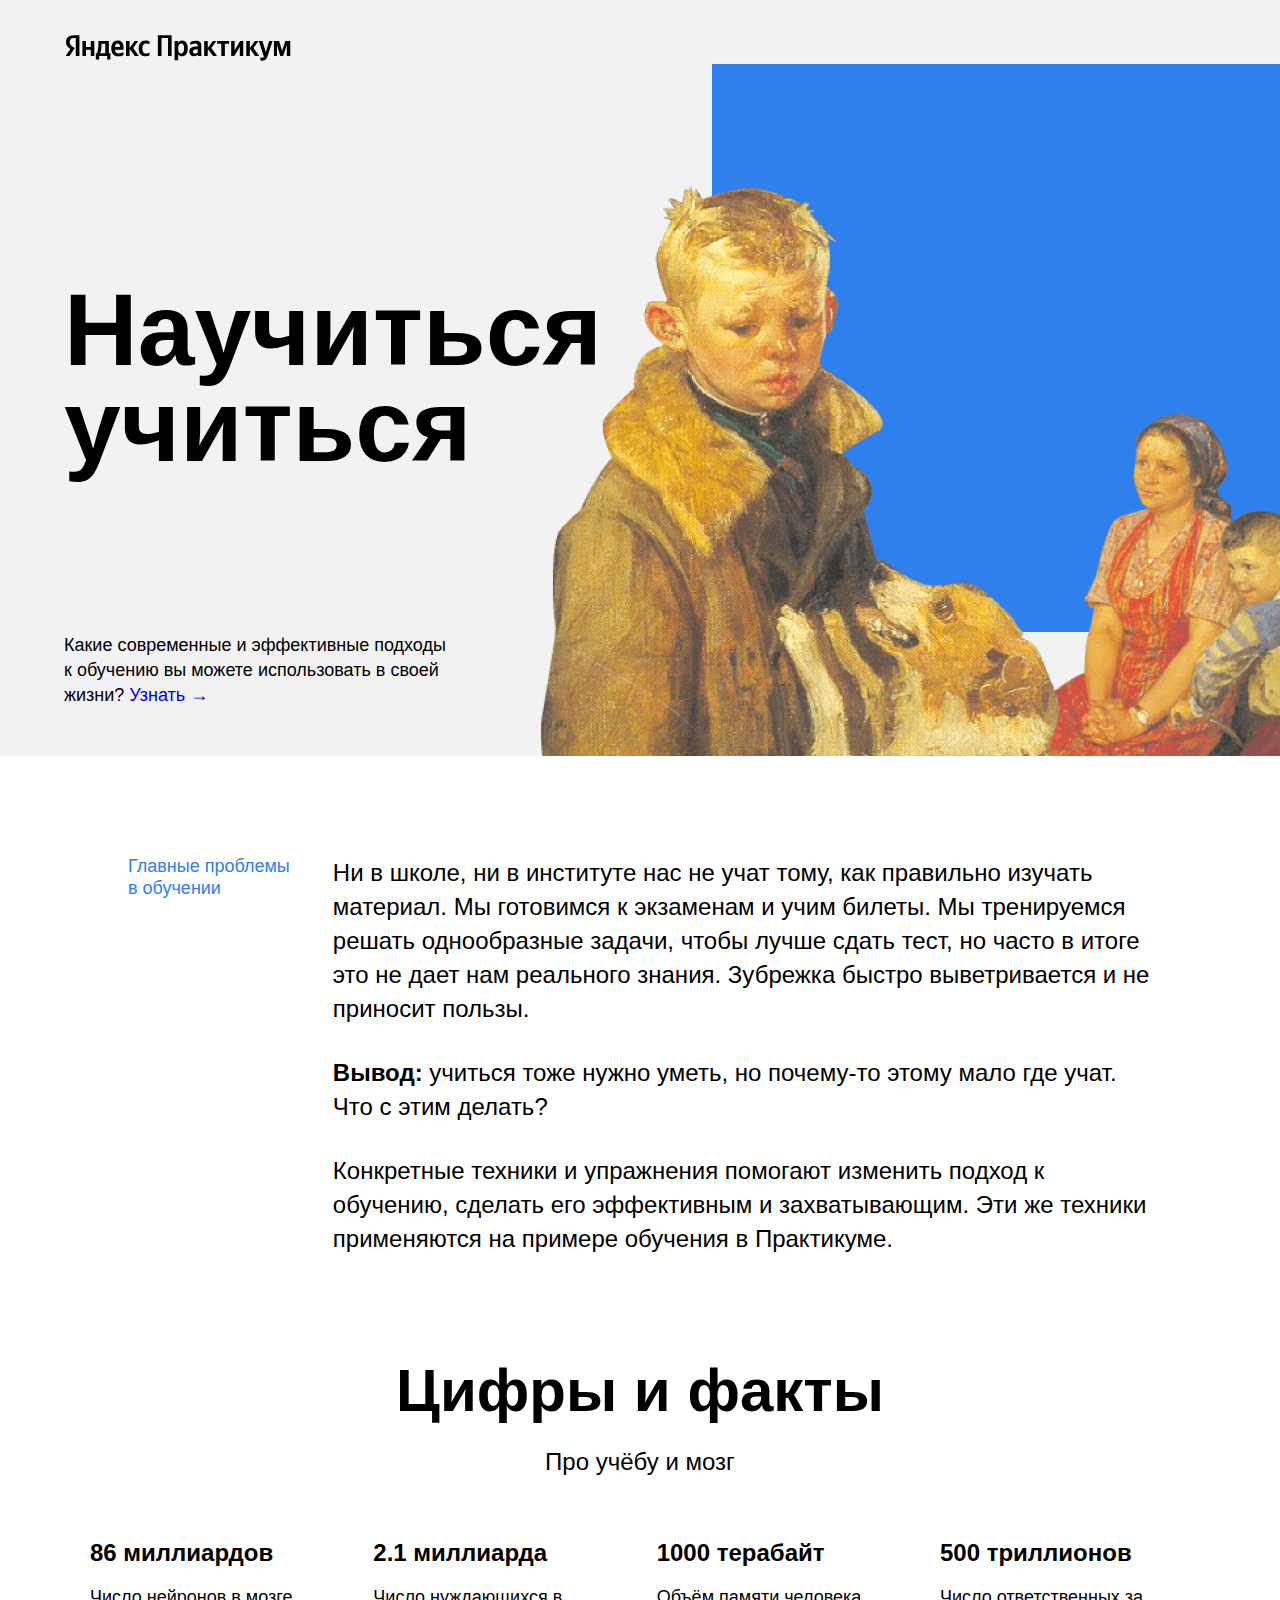
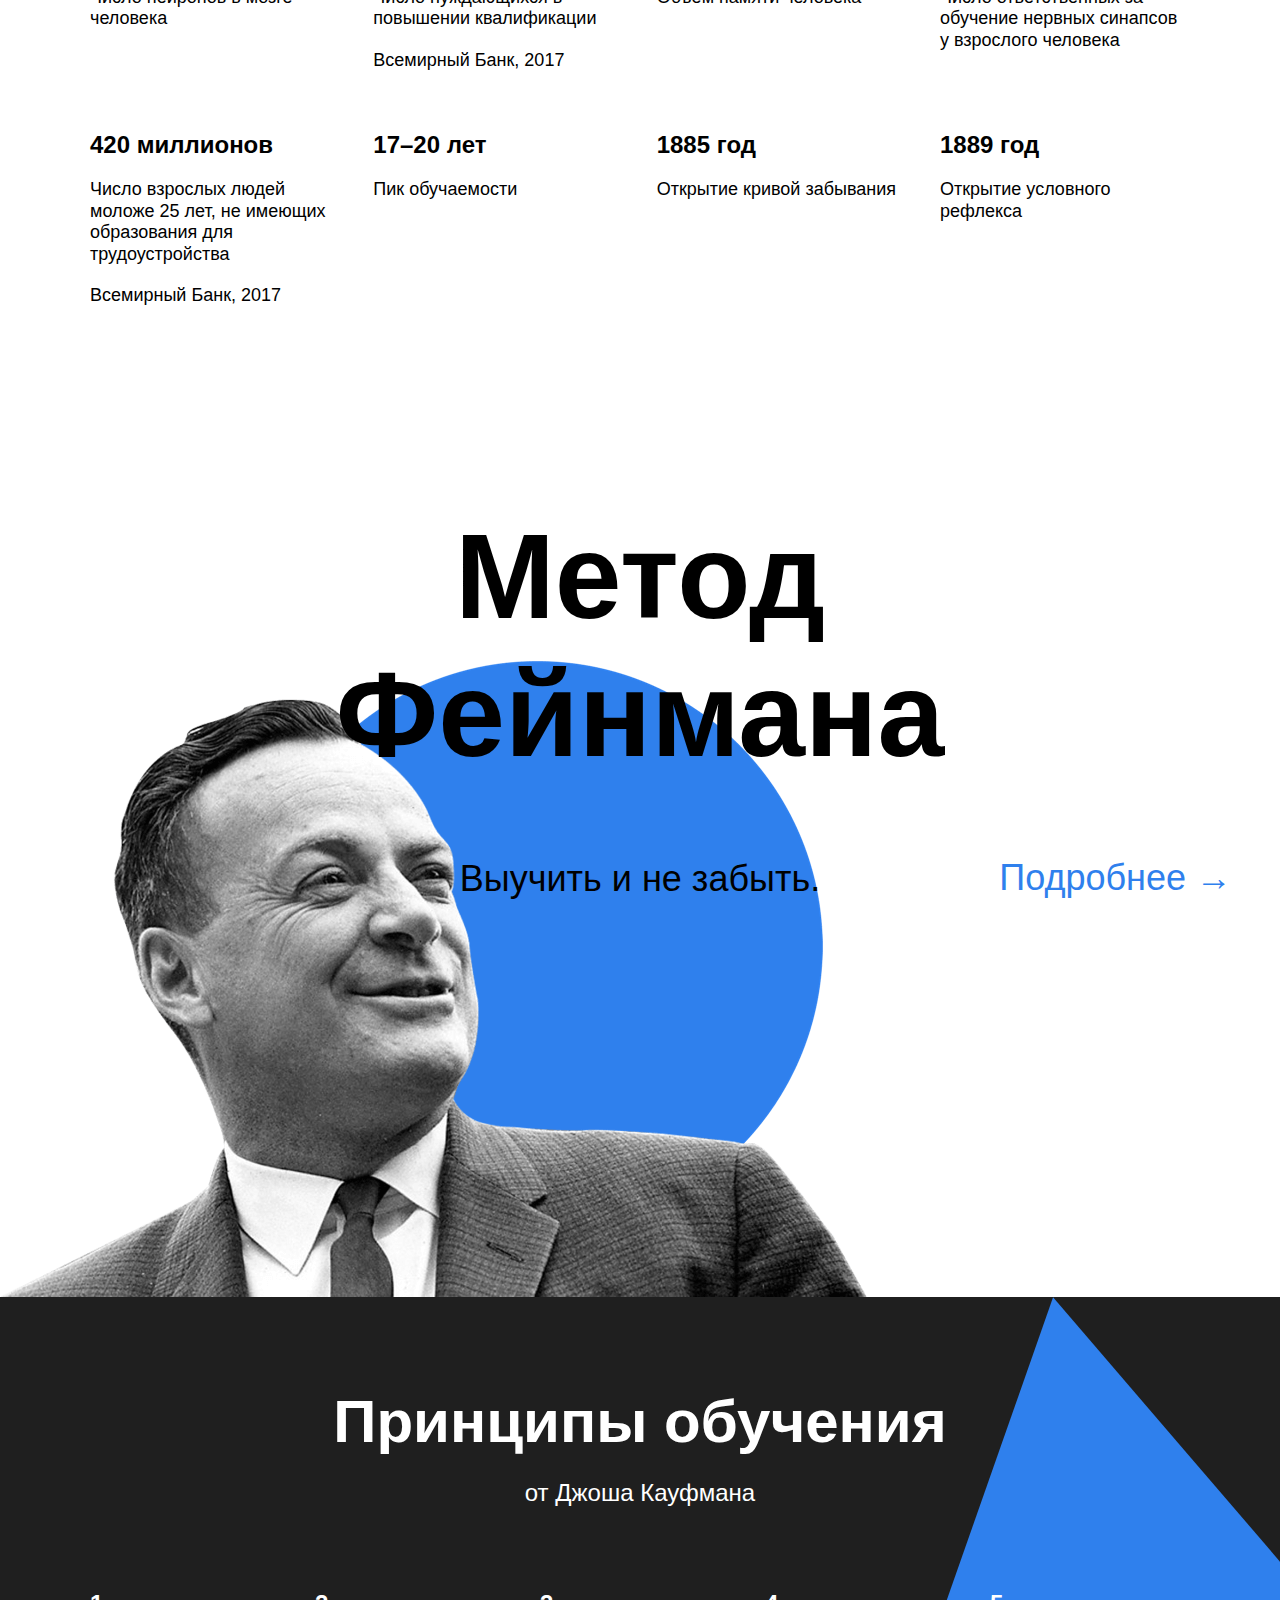
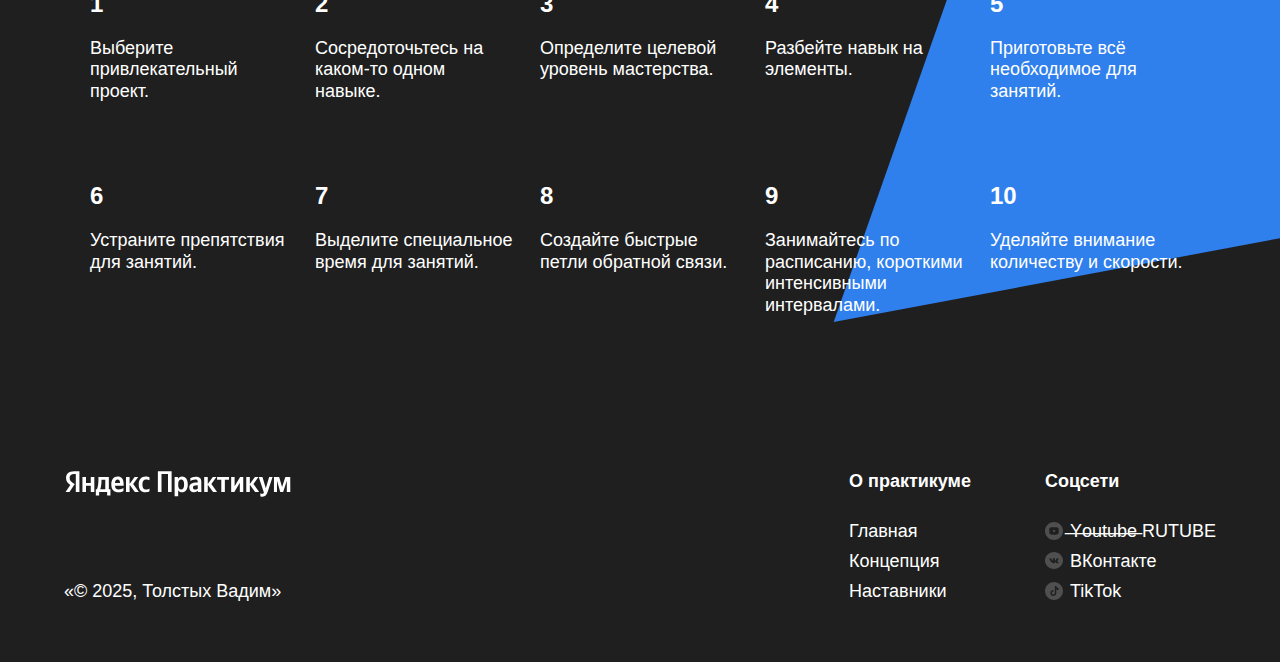
<file: first-project-main/index.html>
<!DOCTYPE html>
<html lang="ru">
<head>
  <meta charset="UTF-8">
  <meta name="viewport" content="width=device-width, initial-scale=1.0">
  <link rel="stylesheet" href="styles\normalize.css">
  <link rel="stylesheet" href="styles\style.css">
  <title>Научиться учиться</title>
</head>
<body>
  <div class="page">
    <header class="header">
      <div class="logo logo_place_header"></div>
      <h1 class="header__title">Научиться учиться</h1>
      <p class="header__subtitle">
        Какие современные и эффективные подходы к обучению вы можете
        использовать в своей жизни?
        <a class="header__link" href="#">Узнать →</a>
      </p>
      <img alt="Изображение картины «Опять двойка»" class="header__main-illustration" src="./images/two_again.png"/>
      <div class="header__square-pic"></div>
    </header>
    <main class="content">
      <section class="description">
        <div class="two-columns">
          <h3 class="two-columns__brief">Главные проблемы в обучении</h3>
          <div class="two-columns__main-text">
            <p class="two-columns__paragraph two-columns__paragraph-first">
              Ни в школе, ни в институте нас не учат тому, как правильно изучать материал. Мы готовимся к экзаменам и учим билеты. 
              Мы тренируемся решать однообразные задачи, чтобы лучше сдать тест, но часто в итоге это не дает нам реального знания. 
              Зубрежка быстро выветривается и не приносит пользы.</p>
            <p class="two-columns__paragraph">
              <span class="two-columns__span-accent">Вывод:</span> учиться тоже нужно уметь, но почему-то этому мало где учат. Что с этим делать?</p>
            <p class="two-columns__paragraph two-columns__paragraph_last">
              Конкретные техники и упражнения помогают изменить подход к обучению, сделать его эффективным и захватывающим. 
              Эти же техники применяются на примере обучения в Практикуме.</p>
          </div>
        </div>
      </section>

      <section class="digits">
        <h1 class="section-title">Цифры и факты</h1>
        <p class="section-subtitle">Про учёбу и мозг</p>
        <section class="table">
          <ul class="table__row table__row_space_top">
            <li class="cell">
              <h3 class="cell__heading">86 миллиардов</h3>
              <p class="cell__text">Число нейронов в мозге человека</p>
            </li>
            <li class="cell">
              <h3 class="cell__heading">2.1 миллиарда</h3>
              <p class="cell__text">Число нуждающихся в повышении квалификации</p>
              <p class="cell__text">Всемирный Банк, 2017</p>
            </li>
            <li class="cell">
              <h3 class="cell__heading">1000 терабайт</h3>
              <p class="cell__text">Объём памяти человека</p>
            </li>
            <li class="cell">
              <h3 class="cell__heading">500 триллионов</h3>
              <p class="cell__text">Число ответственных за обучение нервных синапсов у взрослого человека</p>
            </li>
          </ul>
          <ul class="table__row table__row_space_top">
            <li class="cell">
              <h3 class="cell__heading">420 миллионов</h3>
              <p class="cell__text">Число взрослых людей моложе 25 лет, не имеющих образования для трудоустройства</p>
              <p class="cell__text">Всемирный Банк, 2017</p>
            </li>
            <li class="cell">
              <h3 class="cell__heading">17–20 лет</h3>
              <p class="cell__text">Пик обучаемости</p>
            </li>
            <li class="cell">
              <h3 class="cell__heading">1885 год</h3>
              <p class="cell__text">Открытие кривой забывания</p>
            </li>
            <li class="cell">
              <h3 class="cell__heading">1889 год</h3>
              <p class="cell__text">Открытие условного рефлекса</p>
            </li>
          </ul>
        </section>
      </section>

      <section class="feynman">
        <h1 class="feynman__title">Метод Фейнмана</h1>
        <h3 class="feynman__subtitle">Выучить и не забыть.</h3>
        <a href="#" class="feynman__link">Подробнее →</a>
        <img class="feynman__image" src="./images/feynman.png" alt="Изображение Фейнмана">
      </section>

      <section class="kaufman"> 
        <h1 class="section-title section-text_theme_dark">Принципы обучения</h1>
        <p class="section-subtitle section-text_theme_dark">от Джоша Кауфмана</p>
        <section class="table section-text_theme_dark">
          <ul class="table__row table__row_space_top">
            <li class="cell">
              <h3 class="cell__heading">1</h3>
              <p class="cell__text">Выберите привлекательный проект.</p>
            </li>
            <li class="cell">
              <h3 class="cell__heading">2</h3>
              <p class="cell__text">Сосредоточьтесь на каком-то одном навыке.</p>
            </li>
            <li class="cell">
              <h3 class="cell__heading">3</h3>
              <p class="cell__text">Определите целевой уровень мастерства.</p>
            </li>
            <li class="cell">
              <h3 class="cell__heading">4</h3>
              <p class="cell__text">Разбейте навык на элементы.</p>
            </li>
            <li class="cell">
              <h3 class="cell__heading">5</h3>
              <p class="cell__text">Приготовьте всё необходимое для занятий.</p>
            </li>
          </ul>
          <ul class="table__row table__row_space_top">
            <li class="cell">
              <h3 class="cell__heading">6</h3>
              <p class="cell__text">Устраните препятствия для занятий.</p>
            </li>
            <li class="cell">
              <h3 class="cell__heading">7</h3>
              <p class="cell__text">Выделите специальное время для занятий.</p>
            </li>
            <li class="cell">
              <h3 class="cell__heading">8</h3>
              <p class="cell__text">Создайте быстрые петли обратной связи.</p>
            </li>
            <li class="cell">
              <h3 class="cell__heading">9</h3>
              <p class="cell__text">Занимайтесь по расписанию, короткими интенсивными интервалами.</p>
            </li>
            <li class="cell">
              <h3 class="cell__heading">10</h3>
              <p class="cell__text">Уделяйте внимание количеству и скорости.</p>
            </li>
          </ul>
          <img class="kaufman__image" src="./images/kaufman-triangle.svg" alt="Треугольник">
      </section>
    </main>
    <footer class="footer">
      <div class="footer__columns">
        <div class="footer__columns_content_copyright section-text_theme_dark">
          <div class="logo logo_place_footer"></div>
          <q class="footer__author">© 2025, Толстых Вадим</q>
        </div>
        <div class="footer__columns_content_info section-text_theme_dark">
          <h3 class="footer__column-heading">О практикуме</h3>
          <ul class="footer__column-links">
            <li>
                <a class="footer__link"
                   href="https://praktikum.yandex.ru"
                   target="_blank"
                   rel="noopener noreferrer">
                    Главная
                </a>
            </li>
            <li>
                <a class="footer__link"
                   href="https://praktikum.yandex.ru/frontend/#description"
                   target="_blank"
                   rel="noopener noreferrer">
                    Концепция
                </a>
            </li>
            <li>
                <a class="footer__link"
                   href="https://praktikum.yandex.ru/frontend/#mentor"
                   target="_blank"
                   rel="noopener noreferrer">
                    Наставники
                </a>
            </li>
          </ul>
        </div>
        <div class="footer__columns_content_social section-text_theme_dark">
          <h3 class="footer__column-heading">Соцсети</h3>
          <ul class="footer__column-links">
              <li>
                  <a class="footer__link
                            footer__link_social
                            footer__link_youtube"
                      href="https://rutube.ru/"
                      target="_blank"
                      rel="noopener noreferrer"> ̶Y̶o̶u̶t̶u̶b̶e̶  RUTUBE </a>
              </li>
              <li>
                  <a class="footer__link
                            footer__link_social
                            footer__link_vk"
                      href="https://vk.com/yandex.praktikum"
                      target="_blank"
                      rel="noopener noreferrer">ВКонтакте</a>
              </li>
              <li>
                  <a class="footer__link
                            footer__link_social
                            footer__link_tiktok"
                      href="https://www.tiktok.com/yandex"
                      target="_blank"
                      rel="noopener noreferrer">TikTok</a>
              </li>
          </ul>
        </div>
      </div>
    </footer>
  </div>
</body>
</html>
</file>
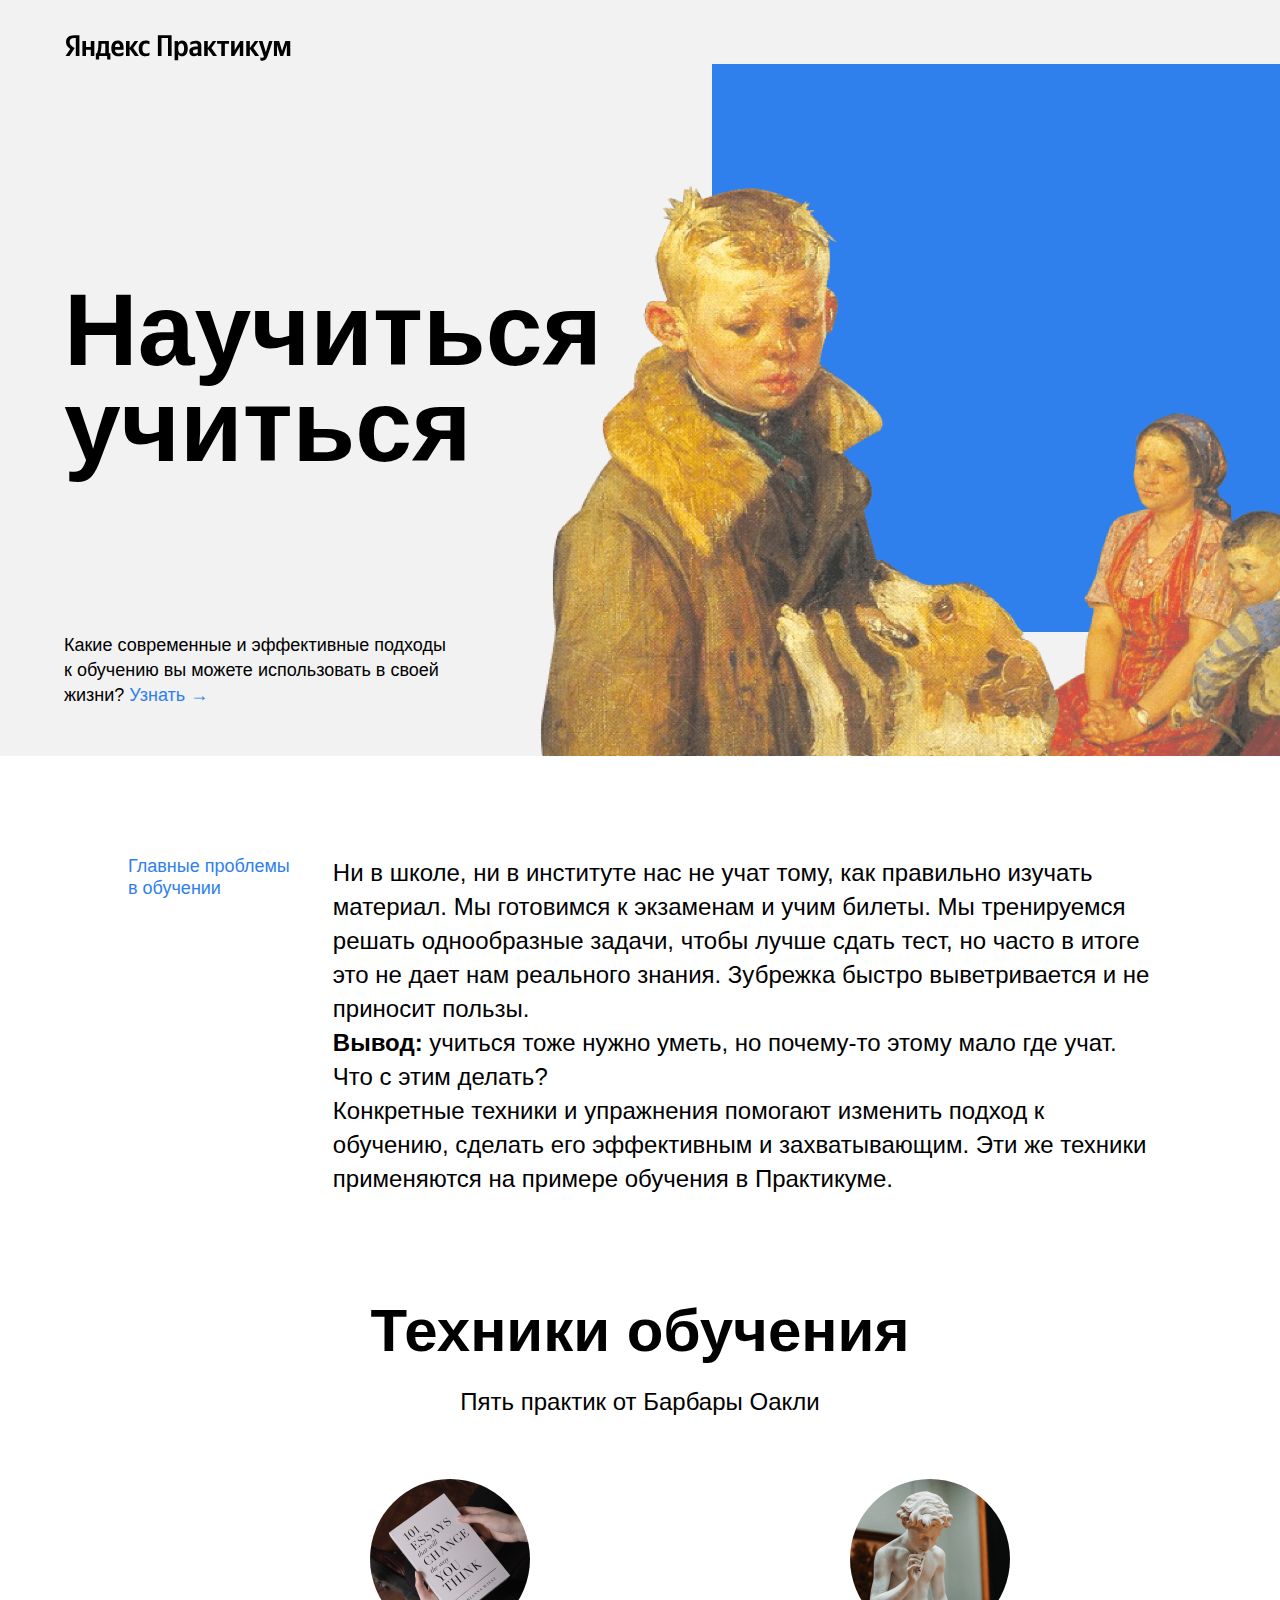
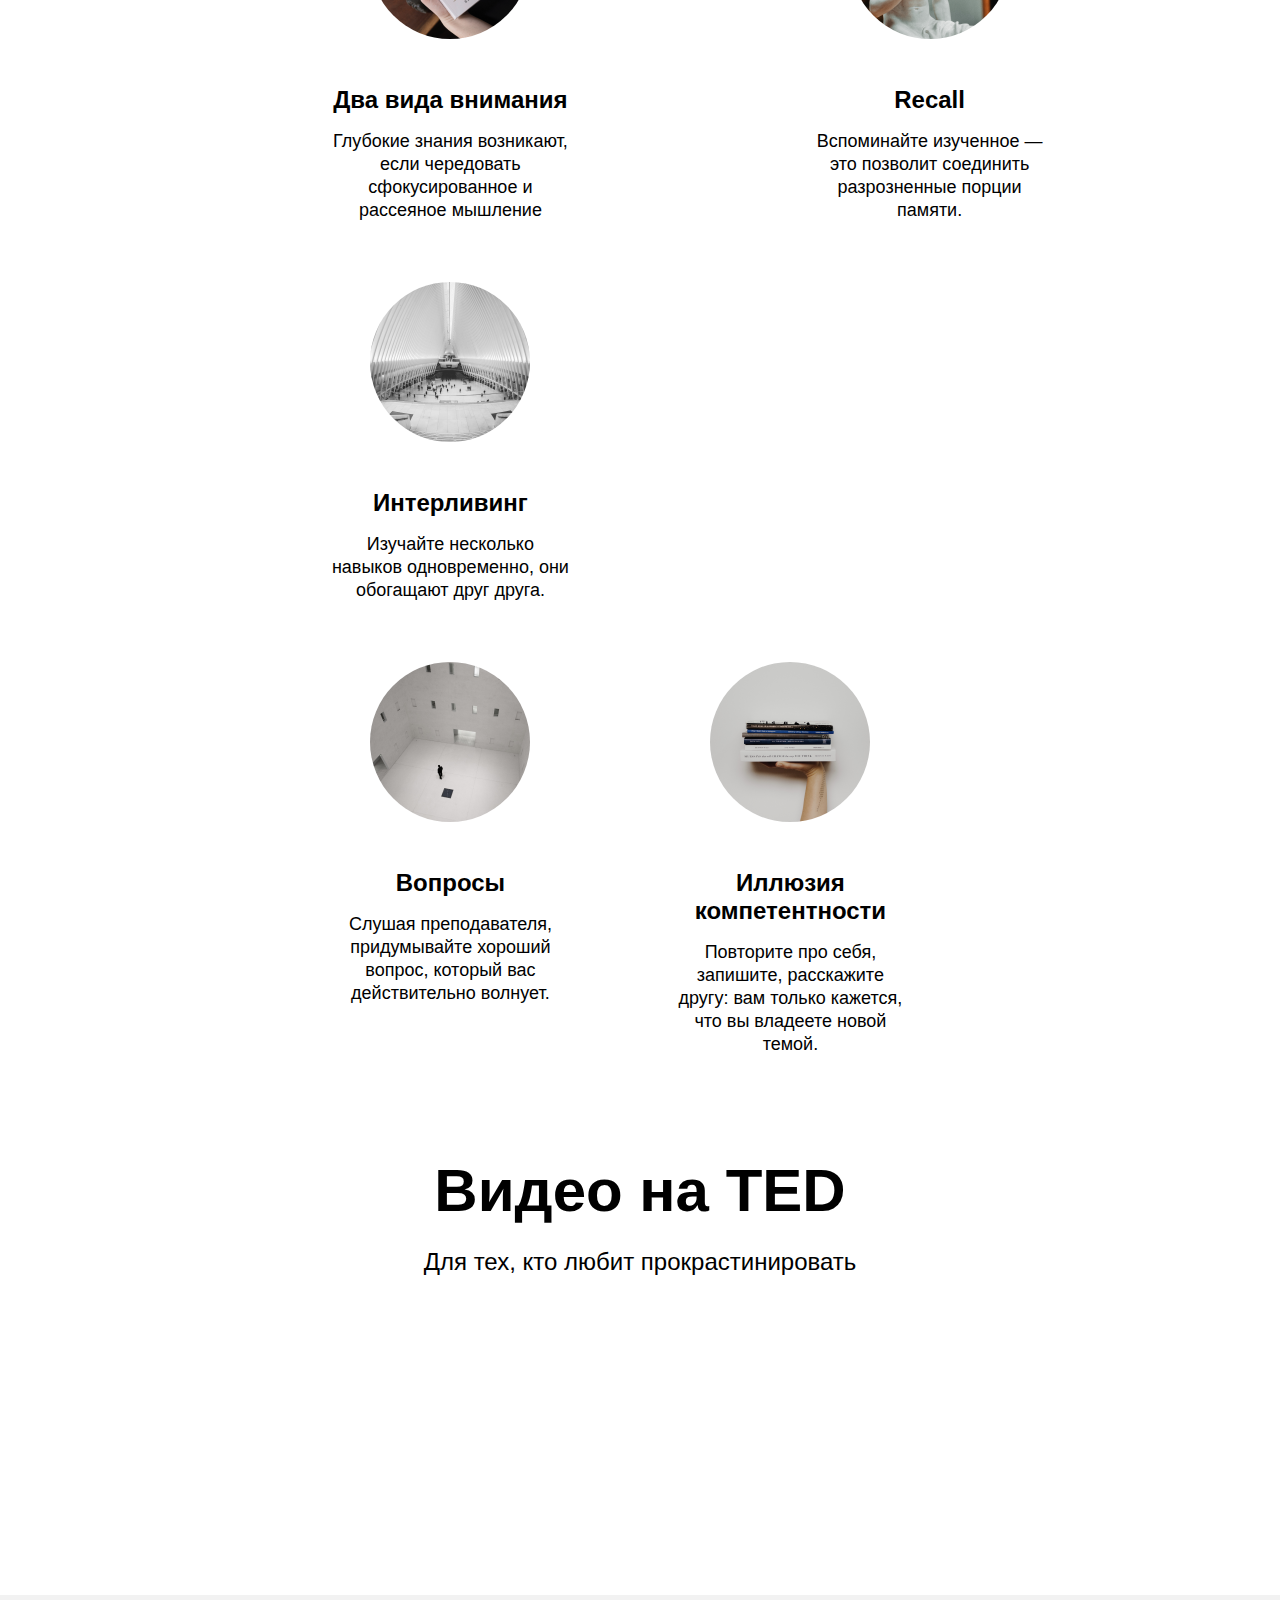
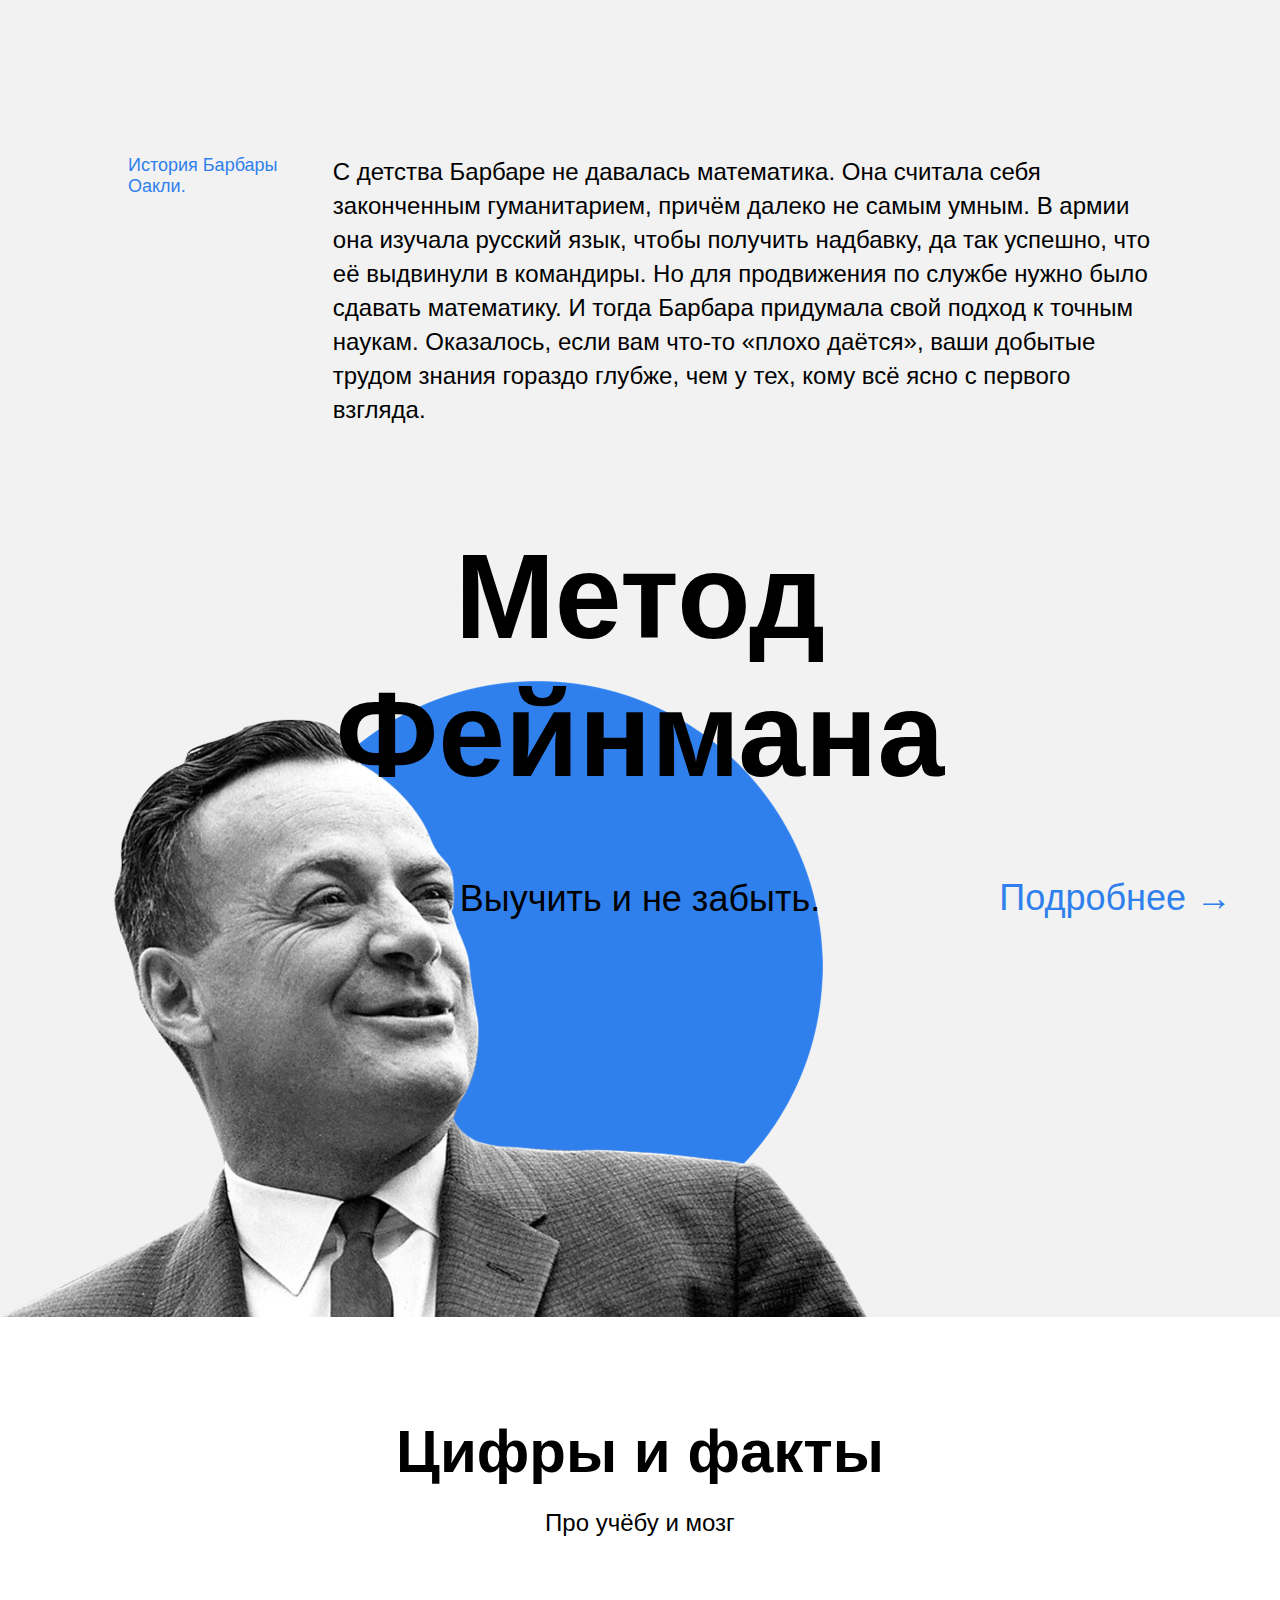
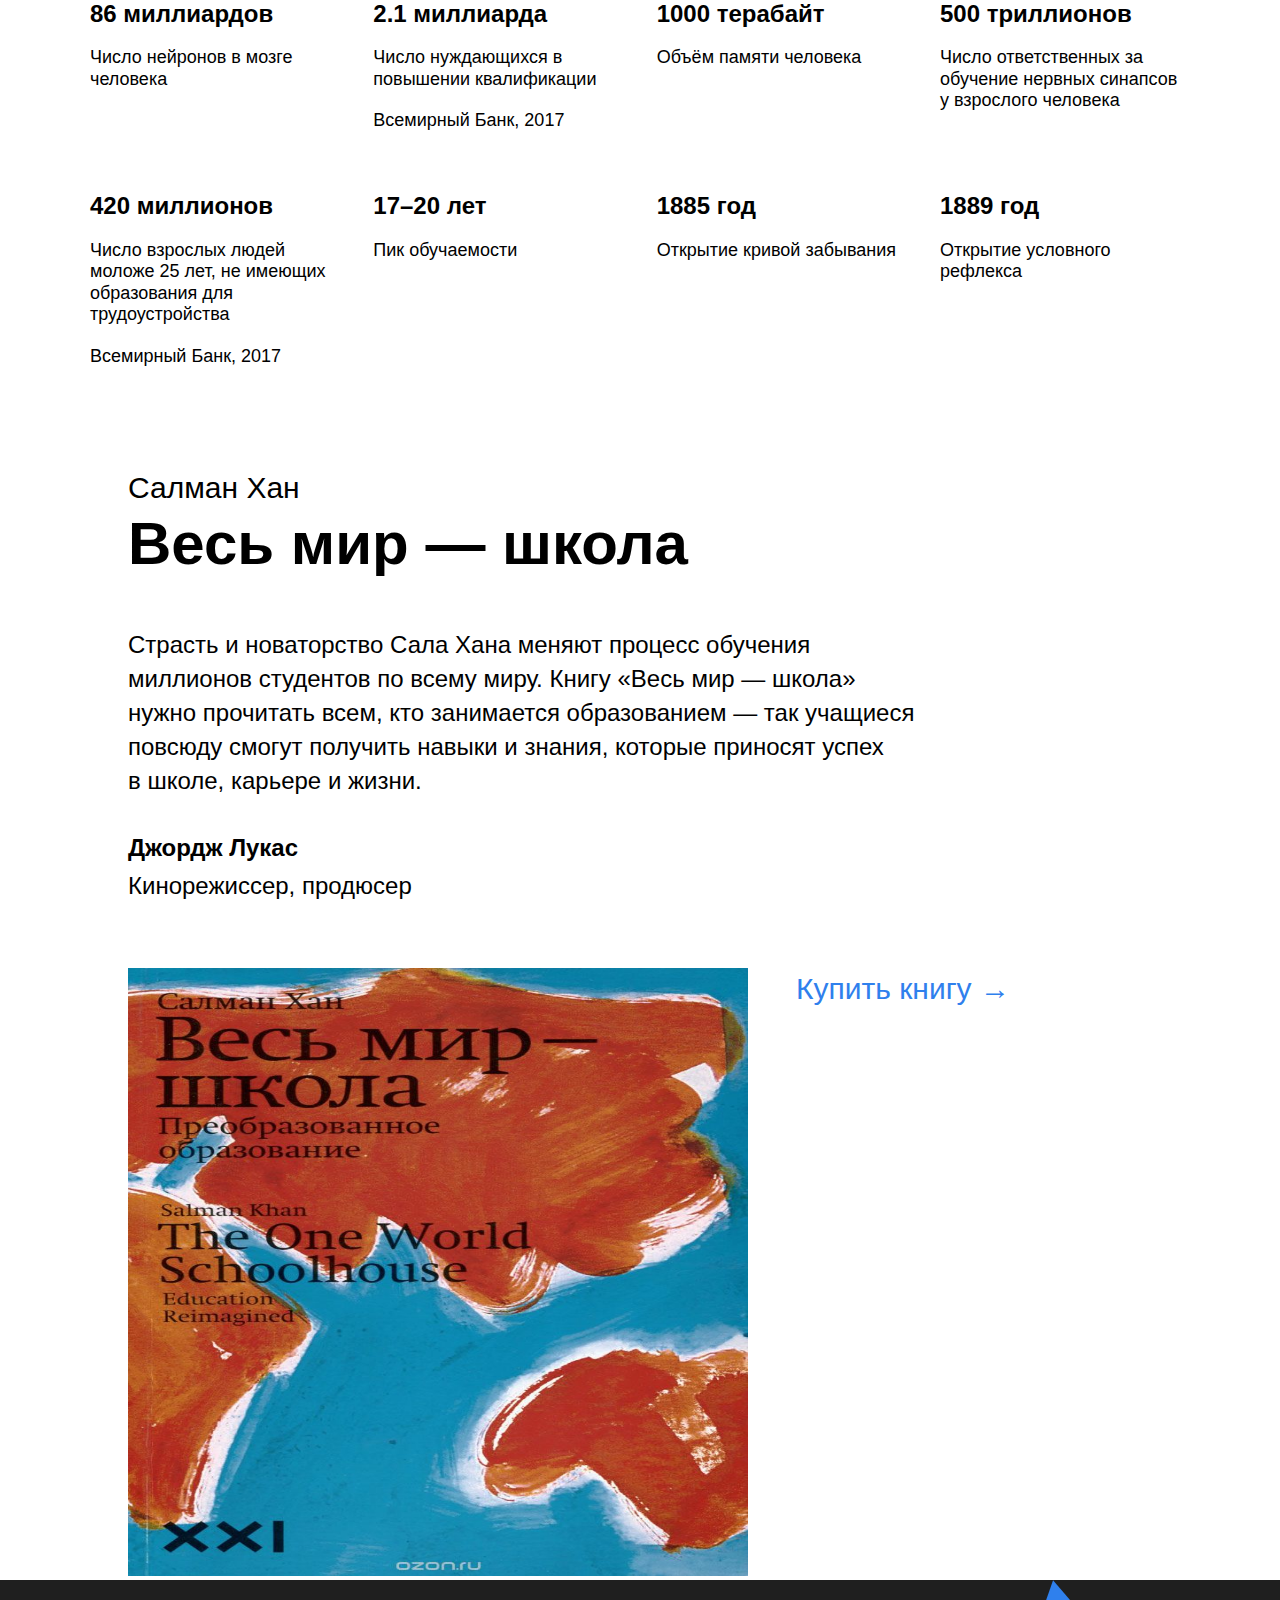
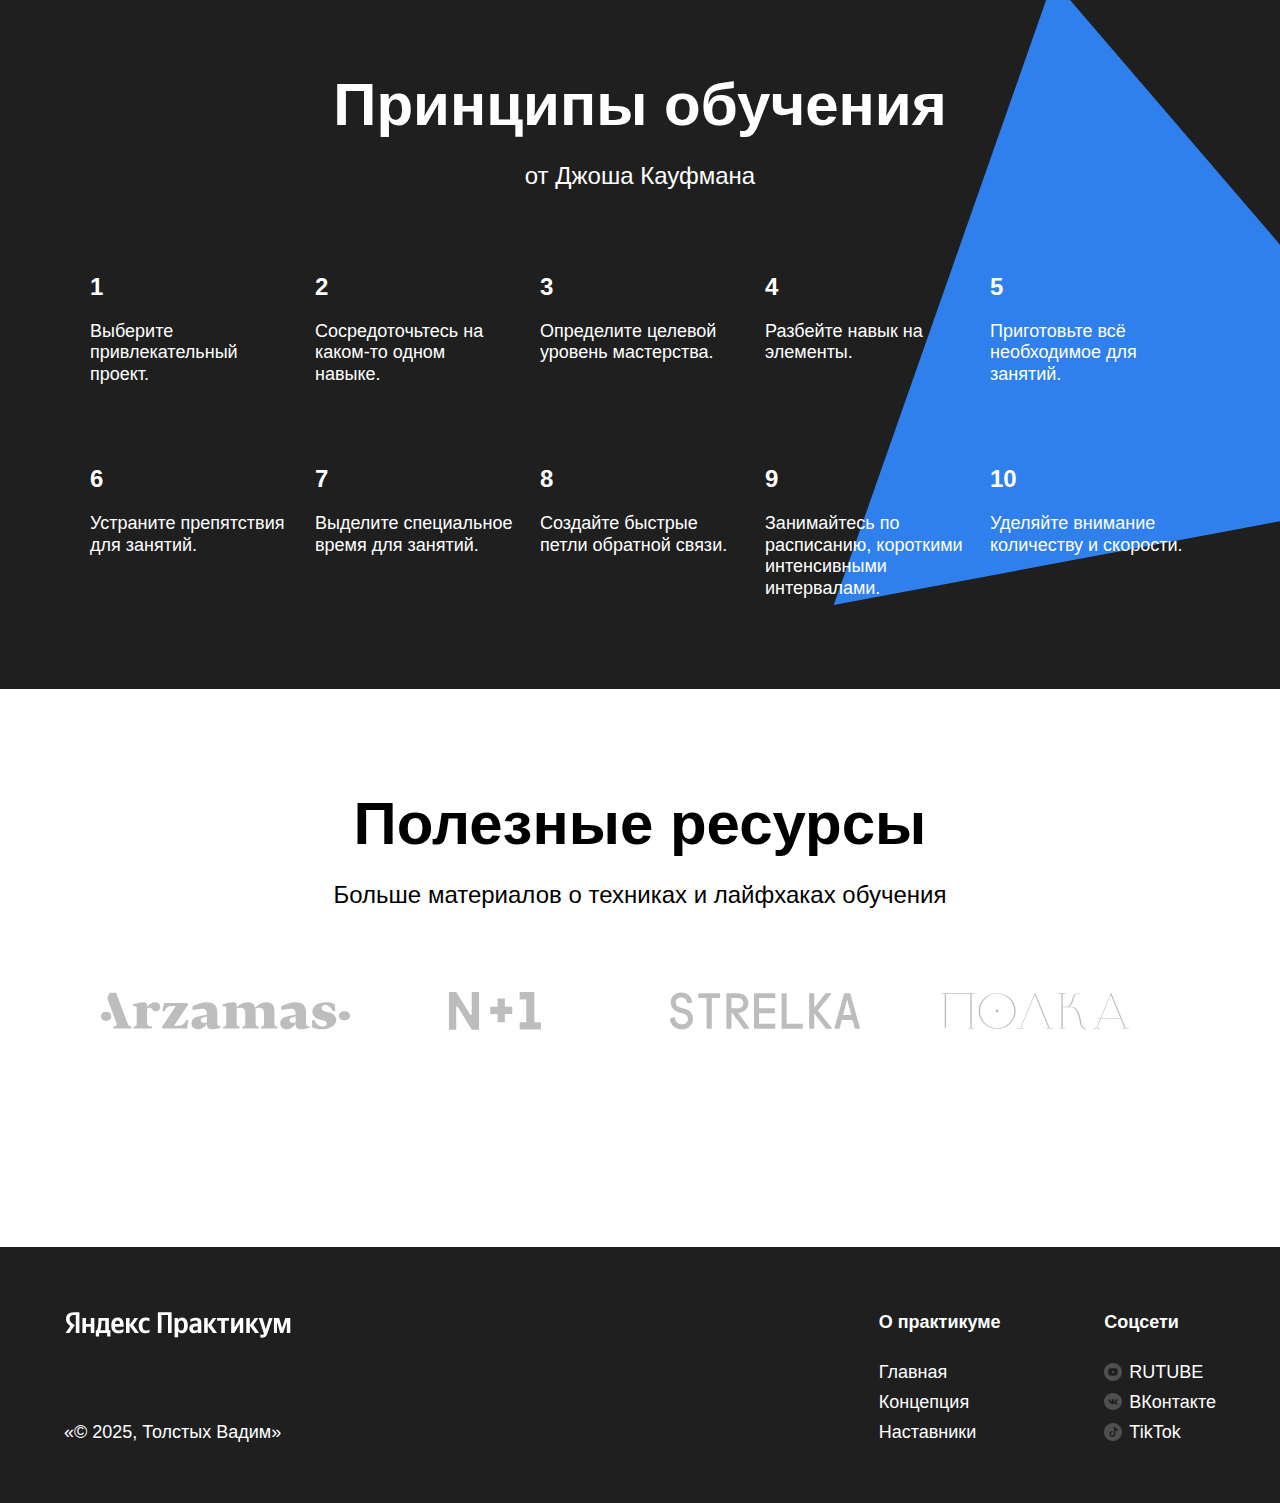
<file: second-project-main/index.html>
<!DOCTYPE html>
<html lang="ru">
<head>
  <meta charset="UTF-8">
  <meta name="viewport" content="width=device-width, initial-scale=1.0">
  <link rel="stylesheet" href="styles\normalize.css">
  <link rel="stylesheet" href="styles\style.css">
  <title>Научиться учиться</title>
</head>
<body>
  <div class="page">
    <header class="header">
      <div class="logo logo_place_header"></div>
      <h1 class="header__title">Научиться учиться</h1>
      <p class="header__subtitle">
        Какие современные и эффективные подходы к обучению вы можете
        использовать в своей жизни?
        <a class="header__link" href="#">Узнать →</a>
      </p>
      <img alt="Изображение картины «Опять двойка»" class="header__main-illustration" src="./images/two_again.png"/>
      <div class="header__square-pic rotation"></div>
    </header>
    <main class="content">
      <section class="description">
        <div class="two-columns">
          <h3 class="two-columns__brief">Главные проблемы в обучении</h3>
          <div class="two-columns__main-text">
            <p class="two-columns__paragraph two-columns__paragraph-first">
              Ни в школе, ни в институте нас не учат тому, как правильно изучать материал. Мы готовимся к экзаменам и учим билеты. 
              Мы тренируемся решать однообразные задачи, чтобы лучше сдать тест, но часто в итоге это не дает нам реального знания. 
              Зубрежка быстро выветривается и не приносит пользы.</p>
            <p class="two-columns__paragraph">
              <span class="two-columns__span-accent">Вывод:</span> учиться тоже нужно уметь, но почему-то этому мало где учат. Что с этим делать?</p>
            <p class="two-columns__paragraph two-columns__paragraph_last">
              Конкретные техники и упражнения помогают изменить подход к обучению, сделать его эффективным и захватывающим. 
              Эти же техники применяются на примере обучения в Практикуме.</p>
          </div>
        </div>
      </section>

      <section class="techniques">
        <h1 class="section-title">Техники обучения</h1>
        <p class="section-subtitle">Пять практик от Барбары Оакли</p>
        <section class="cards">
          <ul class="cards__row">
            <li class="cards__item">
              <img class="item__image" src="./images_sprint-2/cards-attention.png" alt="Изображение">
              <h3 class="item__title">Два вида внимания</h3>
              <p class="item__description">Глубокие знания возникают, если чередовать сфокусированное и рассеяное мышление</p>
            </li>
            <li class="cards__item">
              <img class="item__image" src="./images_sprint-2/cards-recall.png" alt="Изображение">
              <h3 class="item__title">Recall</h3>
              <p class="item__description">Вспоминайте изученное — это позволит соединить разрозненные порции памяти.</p>
            </li>
            <li class="cards__item">
              <img class="item__image" src="./images_sprint-2/cards-interliving.png" alt="Изображение">
              <h3 class="item__title">Интерливинг</h3>
              <p class="item__description">Изучайте несколько навыков одновременно, они обогащают друг друга.</p>
            </li>
          </ul>
          <ul class="cards__row">
            <li class="cards__item">
              <img class="item__image" src="./images_sprint-2/cards-question.png" alt="Изображение">
              <h3 class="item__title">Вопросы</h3>
              <p class="item__description">Слушая преподавателя, придумывайте хороший вопрос, который вас действительно волнует.</p>
            </li>
            <li class="cards__item">
              <img class="item__image" src="./images_sprint-2/cards-competence.png" alt="Изображение">
              <h3 class="item__title">Иллюзия компетентности</h3>
              <p class="item__description">Повторите про себя, запишите, расскажите другу: вам только кажется, что вы владеете новой темой.</p>
            </li>
          </ul>
        </section>
      
      </section>

      <section class="video">
        <h1 class="section-title">Видео на TED</h1>
        <p class="section-subtitle">Для тех, кто любит прокрастинировать</p>
        <div class="video__iframes">
          <iframe class="video__iframe" width="515" height="316" src="https://rutube.ru/play/embed/01af57b7664b02ea44a4369f106d3406" frameBorder="0"
                  allow="clipboard-write; autoplay" webkitAllowFullScreen mozallowfullscreen allowFullScreen title="Первое видео"></iframe>  
          <iframe class="video__iframe" width="515" height="316" src="https://rutube.ru/play/embed/01af57b7664b02ea44a4369f106d3406" frameBorder="0"
                  allow="clipboard-write; autoplay" webkitAllowFullScreen mozallowfullscreen allowFullScreen title="Второе видео"></iframe>  
        </div>
      </section>

      <section class="oakley">
        <div class="two-columns">
          <h3 class="two-columns__brief">История Барбары Оакли.</h3>
          <div class="two-columns__main-text">
            <p class="two-columns__paragraph">
              С детства Барбаре не давалась математика. Она считала себя законченным гуманитарием, причём далеко не самым умным. 
              В армии она изучала русский язык, чтобы получить надбавку, да так успешно, что её выдвинули в командиры. 
              Но для продвижения по службе нужно было сдавать математику. И тогда Барбара придумала свой подход к точным наукам. 
              Оказалось, если вам что-то «плохо даётся», ваши добытые трудом знания гораздо глубже, чем у тех, кому всё ясно с первого взгляда.</p>
          </div>
        </div>
      </section>

      <section class="feynman">
        <h1 class="feynman__title">Метод Фейнмана</h1>
        <h3 class="feynman__subtitle">Выучить и не забыть.</h3>
        <a href="#" class="feynman__link">Подробнее →</a>
        <img class="feynman__image" src="./images/feynman.png" alt="Изображение Фейнмана">
      </section>

      <section class="digits">
        <h1 class="section-title">Цифры и факты</h1>
        <p class="section-subtitle">Про учёбу и мозг</p>
        <section class="table">
          <ul class="table__row table__row_space_top">
            <li class="cell">
              <h3 class="cell__heading">86 миллиардов</h3>
              <p class="cell__text">Число нейронов в мозге человека</p>
            </li>
            <li class="cell">
              <h3 class="cell__heading">2.1 миллиарда</h3>
              <p class="cell__text">Число нуждающихся в повышении квалификации</p>
              <p class="cell__text">Всемирный Банк, 2017</p>
            </li>
            <li class="cell">
              <h3 class="cell__heading">1000 терабайт</h3>
              <p class="cell__text">Объём памяти человека</p>
            </li>
            <li class="cell">
              <h3 class="cell__heading">500 триллионов</h3>
              <p class="cell__text">Число ответственных за обучение нервных синапсов у взрослого человека</p>
            </li>
          </ul>
          <ul class="table__row table__row_space_top">
            <li class="cell">
              <h3 class="cell__heading">420 миллионов</h3>
              <p class="cell__text">Число взрослых людей моложе 25 лет, не имеющих образования для трудоустройства</p>
              <p class="cell__text">Всемирный Банк, 2017</p>
            </li>
            <li class="cell">
              <h3 class="cell__heading">17–20 лет</h3>
              <p class="cell__text">Пик обучаемости</p>
            </li>
            <li class="cell">
              <h3 class="cell__heading">1885 год</h3>
              <p class="cell__text">Открытие кривой забывания</p>
            </li>
            <li class="cell">
              <h3 class="cell__heading">1889 год</h3>
              <p class="cell__text">Открытие условного рефлекса</p>
            </li>
          </ul>
        </section>
      </section>

      <section class="khan">
        <div class="khan__container">
            <h3 class="khan__author">Салман Хан</h3>
            <h2 class="khan__title">Весь мир — школа</h2>
            <p class="khan__quote">
                Страсть и новаторство Сала Хана меняют процесс обучения
                миллионов студентов по всему миру. Книгу «Весь мир — школа»
                нужно прочитать всем, кто занимается образованием — так
                учащиеся повсюду смогут получить навыки и знания, которые
                приносят успех в школе, карьере и жизни.
            </p>
            <p class="khan__quote-author">Джордж Лукас</p>
            <p class="khan__quote-author-subline">Кинорежиссер, продюсер</p>
            <div class="khan__book-container">
                <div class="khan__book-pic-wrapper">
                    <img alt="Обложка книги «Весь мир — школа»"
                         class="khan__book-pic"
                         src="./images_sprint-2/khan-book.jpg" />
                </div>
                <a class="khan__buy-link"
                   href="#">Купить книгу →</a>
            </div>
        </div>
      </section>

      <section class="kaufman"> 
        <h1 class="section-title section-text_theme_dark">Принципы обучения</h1>
        <p class="section-subtitle section-text_theme_dark">от Джоша Кауфмана</p>
        <section class="table section-text_theme_dark">
          <ul class="table__row table__row_space_top">
            <li class="cell">
              <h3 class="cell__heading">1</h3>
              <p class="cell__text">Выберите привлекательный проект.</p>
            </li>
            <li class="cell">
              <h3 class="cell__heading">2</h3>
              <p class="cell__text">Сосредоточьтесь на каком-то одном навыке.</p>
            </li>
            <li class="cell">
              <h3 class="cell__heading">3</h3>
              <p class="cell__text">Определите целевой уровень мастерства.</p>
            </li>
            <li class="cell">
              <h3 class="cell__heading">4</h3>
              <p class="cell__text">Разбейте навык на элементы.</p>
            </li>
            <li class="cell">
              <h3 class="cell__heading">5</h3>
              <p class="cell__text">Приготовьте всё необходимое для занятий.</p>
            </li>
          </ul>
          <ul class="table__row table__row_space_top">
            <li class="cell">
              <h3 class="cell__heading">6</h3>
              <p class="cell__text">Устраните препятствия для занятий.</p>
            </li>
            <li class="cell">
              <h3 class="cell__heading">7</h3>
              <p class="cell__text">Выделите специальное время для занятий.</p>
            </li>
            <li class="cell">
              <h3 class="cell__heading">8</h3>
              <p class="cell__text">Создайте быстрые петли обратной связи.</p>
            </li>
            <li class="cell">
              <h3 class="cell__heading">9</h3>
              <p class="cell__text">Занимайтесь по расписанию, короткими интенсивными интервалами.</p>
            </li>
            <li class="cell">
              <h3 class="cell__heading">10</h3>
              <p class="cell__text">Уделяйте внимание количеству и скорости.</p>
            </li>
          </ul>
          <img class="kaufman__image rotation" src="./images/kaufman-triangle.svg" alt="Треугольник">
      </section>

      <section class="resources">
        <h1 class="section-title">Полезные ресурсы</h1>
        <p class="section-subtitle">Больше материалов о техниках и лайфхаках обучения</p>
        <div class="resources__logo-zone">
          <a href="https://arzamas.academy/" rel="noopener noreferrer" target="_blank">
              <div class="resources__logo resources__logo_arzamas" role="img" aria-label="Арзамас"></div>
          </a>
          <a href="https://nplus1.ru/" rel="noopener noreferrer" target="_blank">
              <div class="resources__logo resources__logo_n1" role="img" aria-label="N+1"></div>
          </a>
          <a href="https://strelka.com/ru"rel="noopener noreferrer" target="_blank"> 
              <div class="resources__logo resources__logo_strelka" role="img" aria-label="Стрелка"></div>
          </a>
          <a href="https://polka.academy/" rel="noopener noreferrer" target="_blank">
              <div class="resources__logo resources__logo_polka" role="img" aria-label="Полка"></div>
          </a>
        </div>
      </section>
    </main>

    <footer class="footer">
      <div class="footer__columns">
        <div class="footer__columns_content_copyright section-text_theme_dark">
          <div class="logo logo_place_footer"></div>
          <q class="footer__author">© 2025, Толстых Вадим</q>
        </div>
        <div class="footer__columns_content_info section-text_theme_dark">
          <h3 class="footer__column-heading">О практикуме</h3>
          <ul class="footer__column-links">
            <li>
                <a class="footer__link"
                   href="https://praktikum.yandex.ru"
                   target="_blank"
                   rel="noopener noreferrer">
                    Главная
                </a>
            </li>
            <li>
                <a class="footer__link"
                   href="https://praktikum.yandex.ru/frontend/#description"
                   target="_blank"
                   rel="noopener noreferrer">
                    Концепция
                </a>
            </li>
            <li>
                <a class="footer__link"
                   href="https://praktikum.yandex.ru/frontend/#mentor"
                   target="_blank"
                   rel="noopener noreferrer">
                    Наставники
                </a>
            </li>
          </ul>
        </div>
        <div class="footer__columns_content_social section-text_theme_dark">
          <h3 class="footer__column-heading">Соцсети</h3>
          <ul class="footer__column-links">
              <li>
                  <a class="footer__link
                            footer__link_social
                            footer__link_youtube"
                      href="https://rutube.ru/"
                      target="_blank"
                      rel="noopener noreferrer">RUTUBE</a>
              </li>
              <li>
                  <a class="footer__link
                            footer__link_social
                            footer__link_vk"
                      href="https://vk.com/yandex.praktikum"
                      target="_blank"
                      rel="noopener noreferrer">ВКонтакте</a>
              </li>
              <li>
                  <a class="footer__link
                            footer__link_social
                            footer__link_tiktok"
                      href="https://www.tiktok.com/yandex"
                      target="_blank"
                      rel="noopener noreferrer">TikTok</a>
              </li>
          </ul>
        </div>
      </div>
    </footer>
  </div>
</body>
</html>
</file>
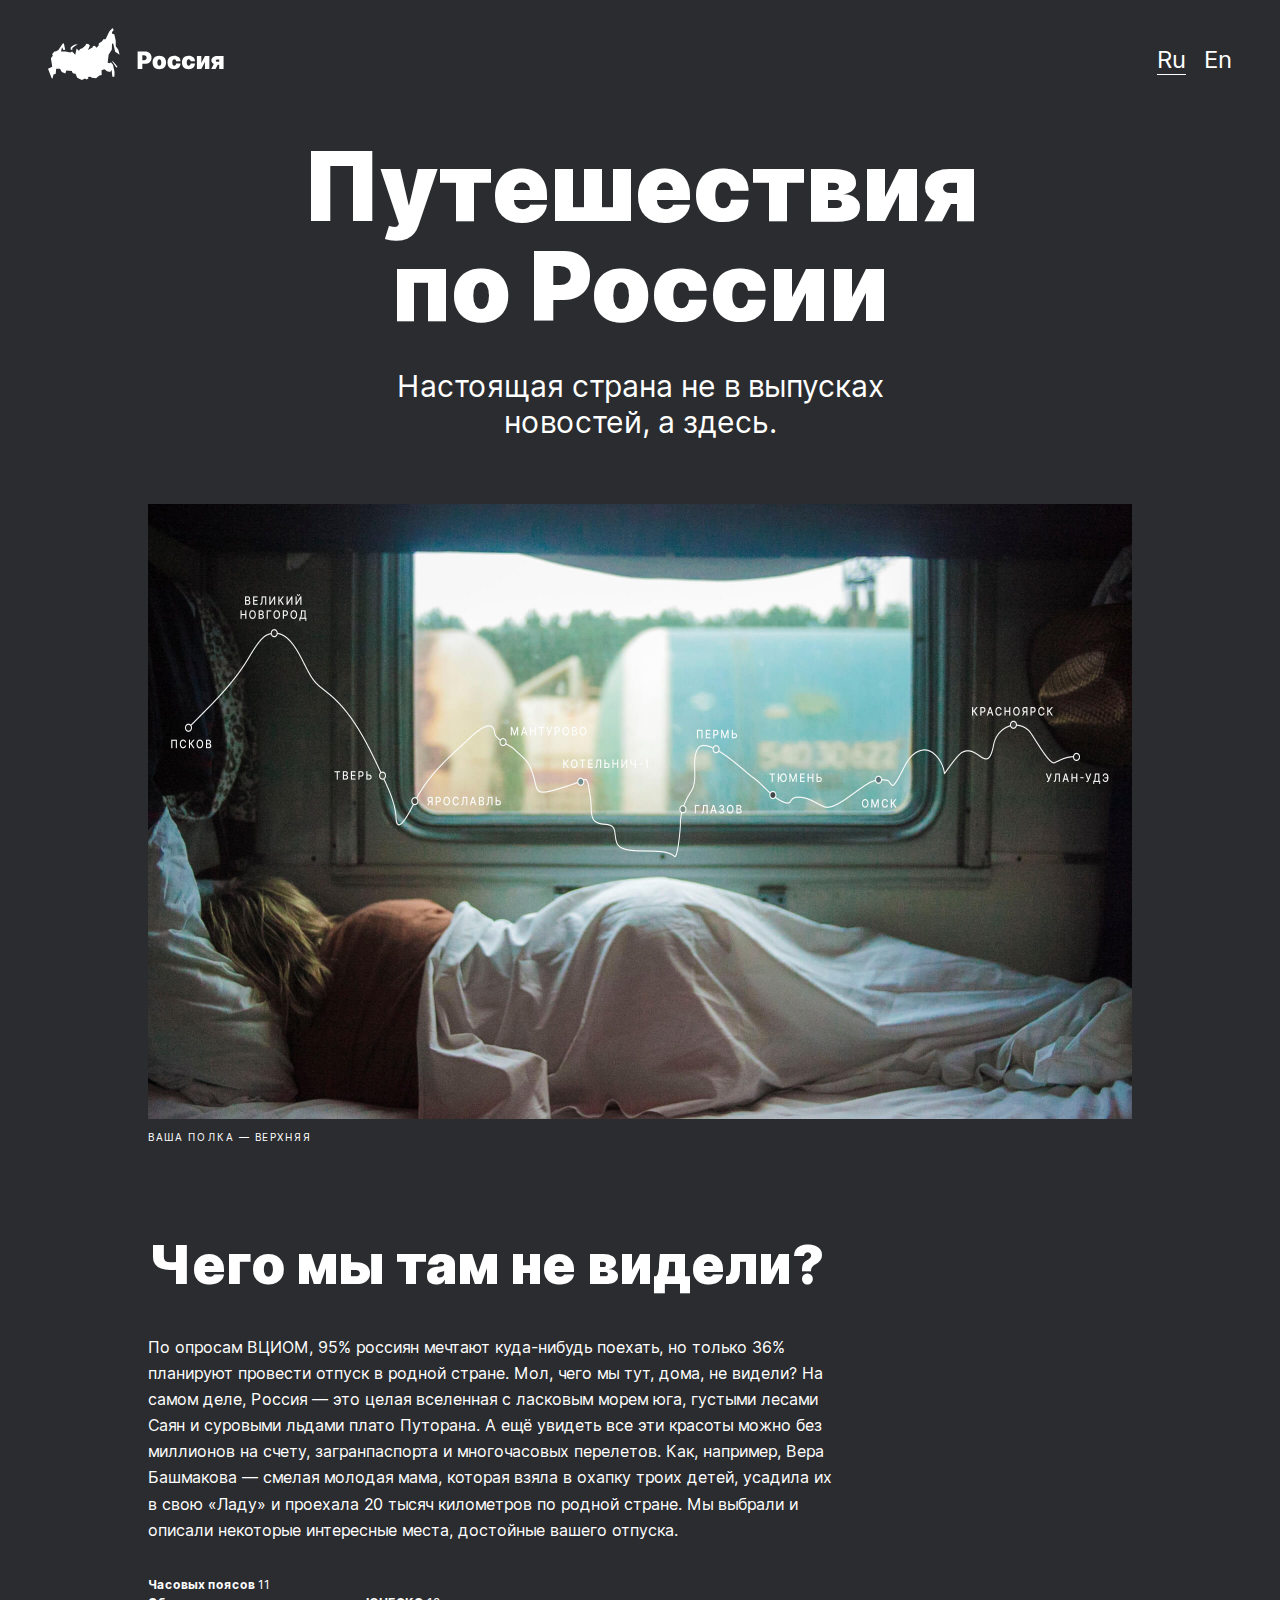
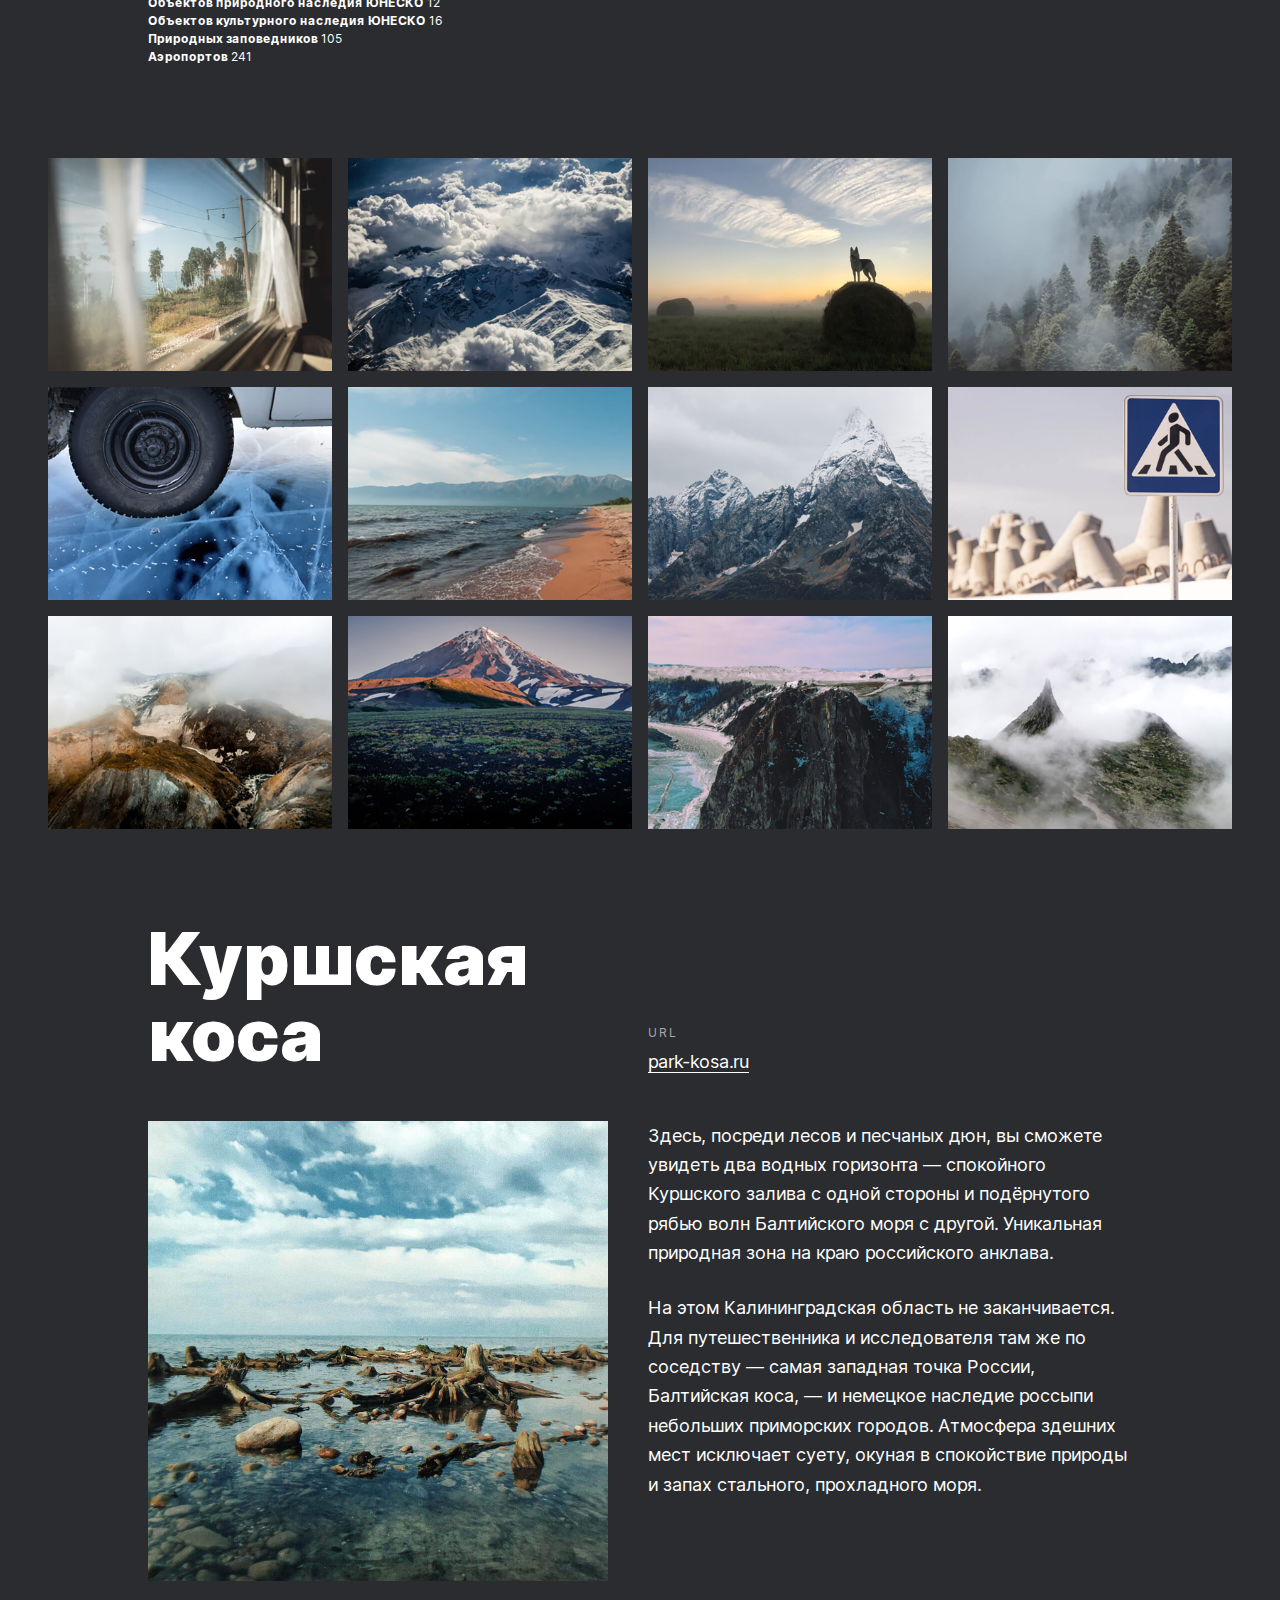
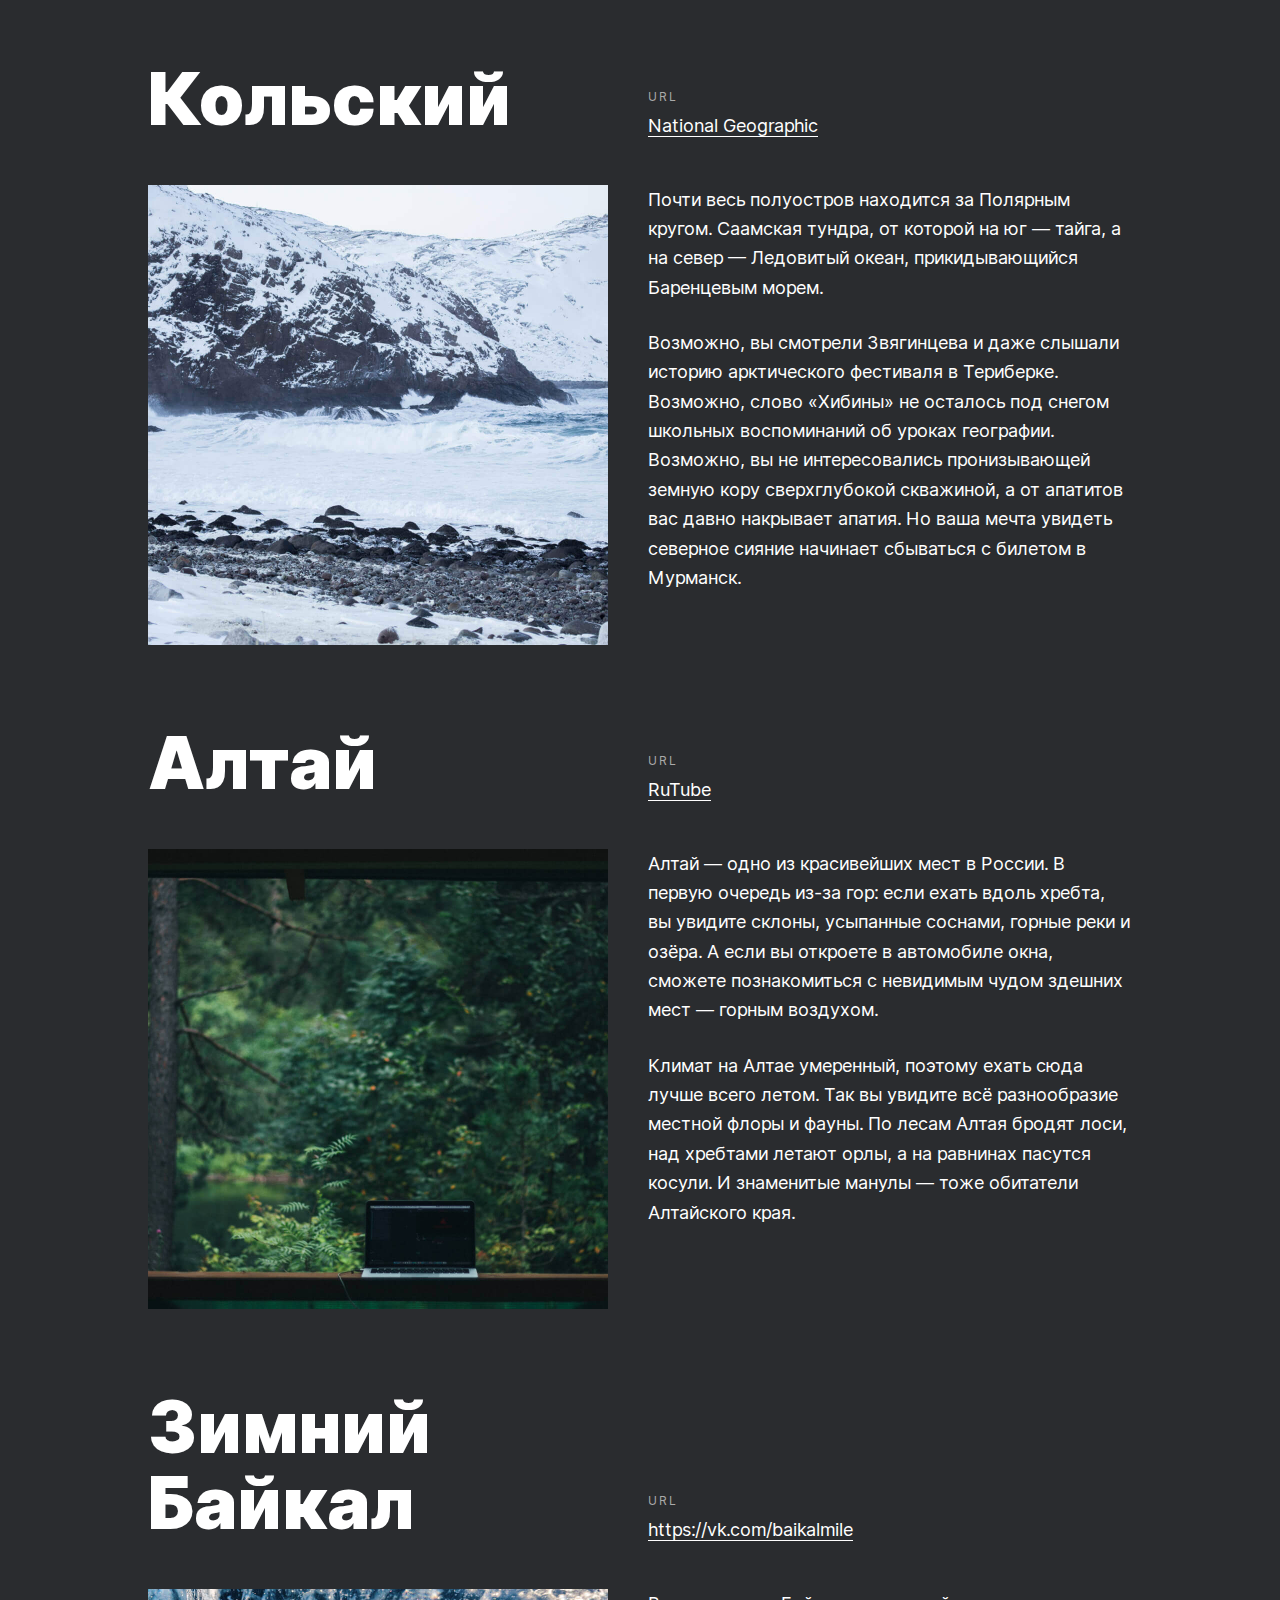
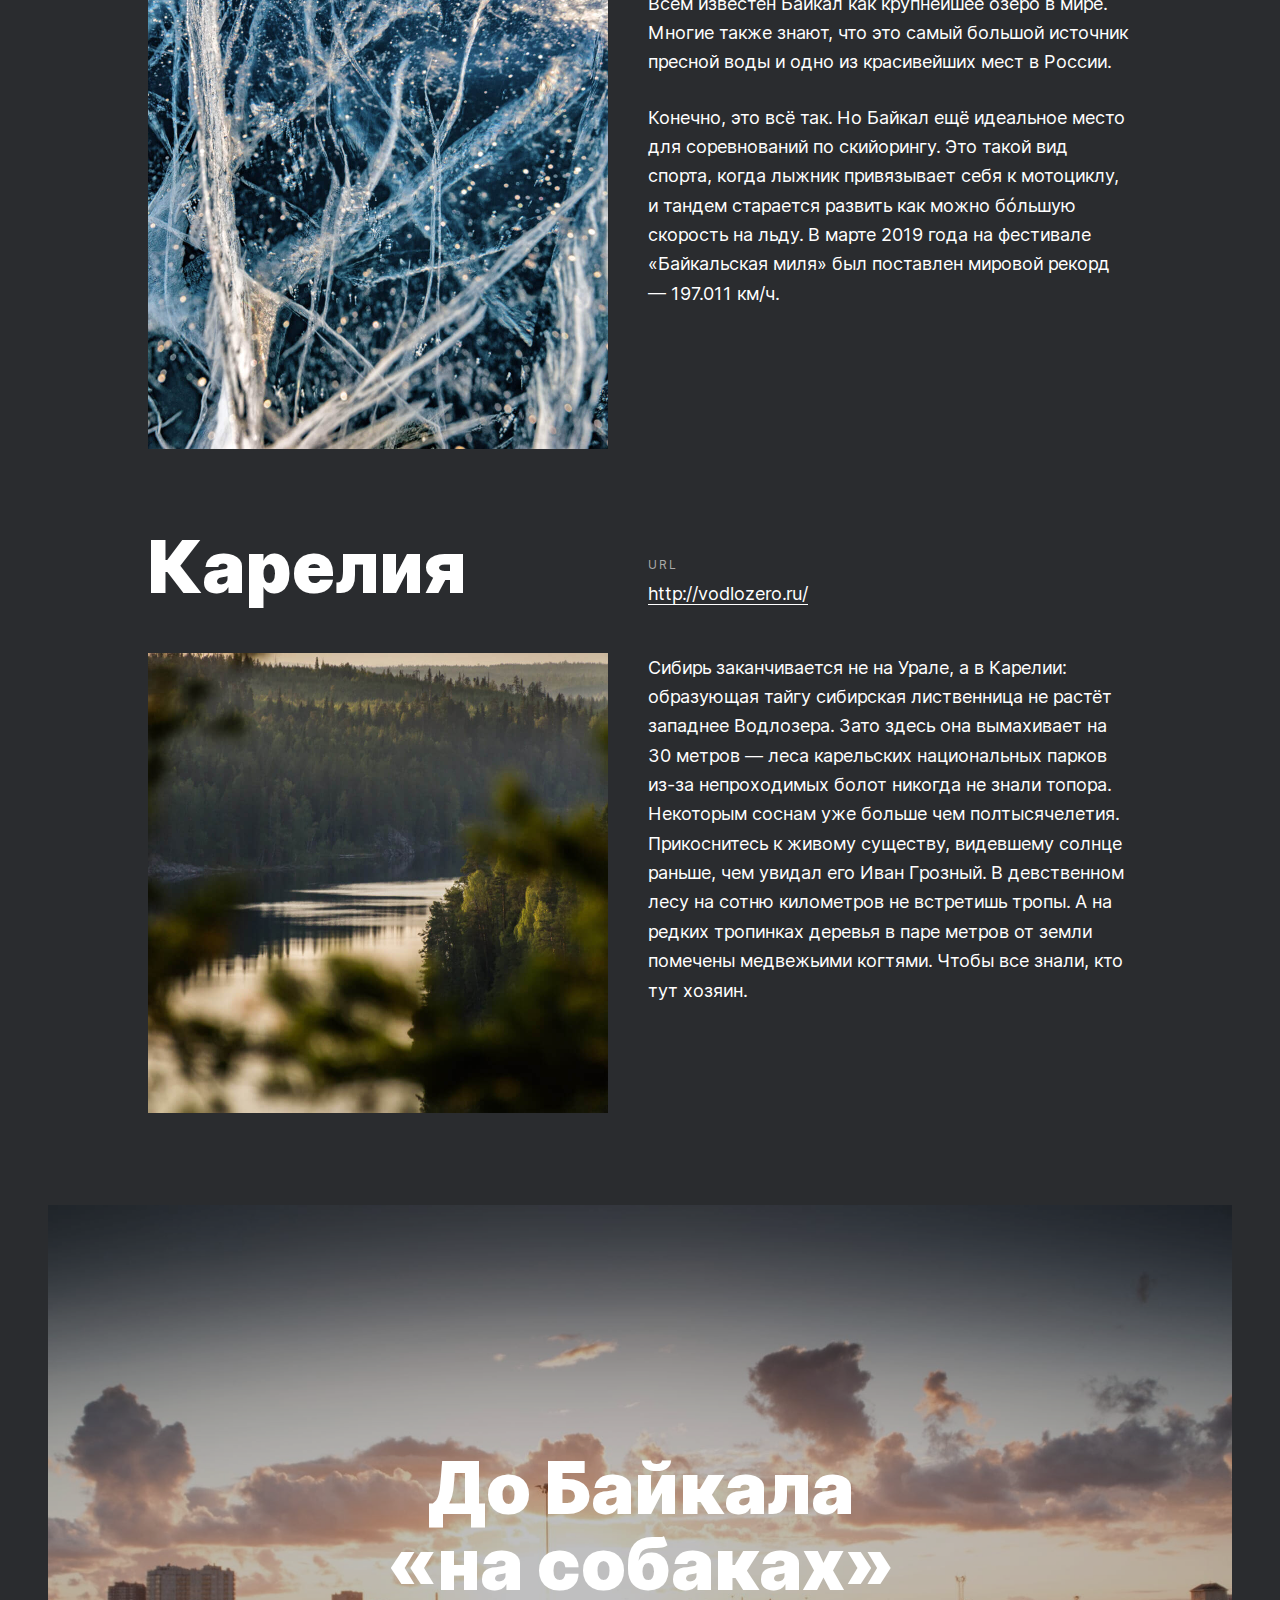
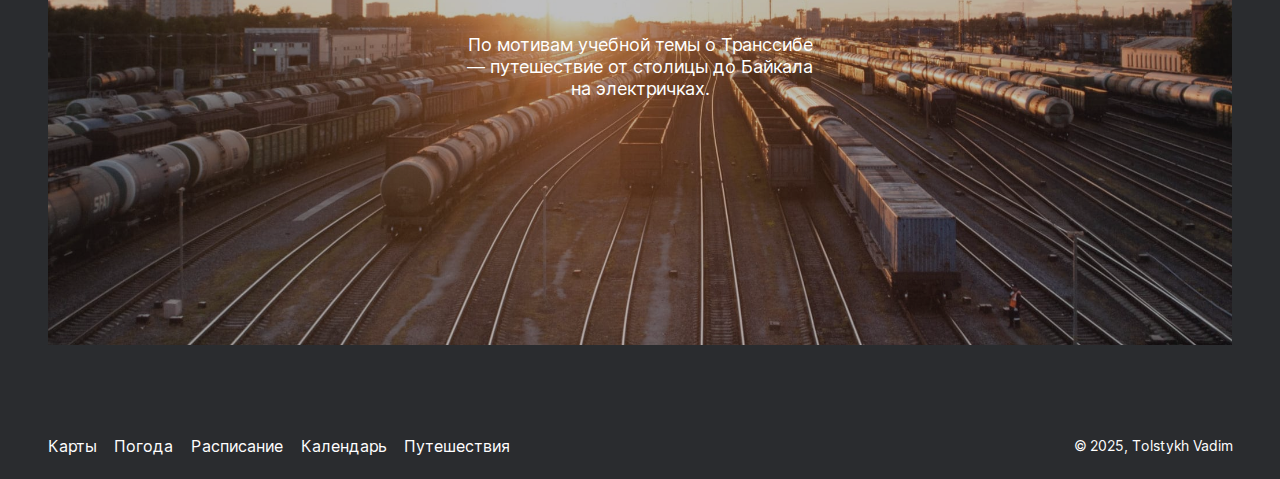
<file: Проект №3. Путешествие по России/index.html>
<!doctype html>
<html lang="ru">
<head>
  <meta charset="UTF-8">
  <meta name="viewport" content="width=device-width, initial-scale=1">

  <link href="./pages/index.css" rel="stylesheet">
  <title>Путешествия по России</title>
</head>
<body class="body">
  <div class="page">

    <header class="header">
      <img src="./images/header-logo.svg" class="header__logo" alt="Логотип проекта Путешествия по России">
      <ul class="header__lang-links">
        <li><a href="#" class="header__lang-link header__lang-link_active">Ru</a></li>
        <li><a href="#" class="header__lang-link">En</a></li>
      </ul>
    </header>
    <main>

      <section class="lead">
        <h1 class="lead__title">Путешествия по России</h1>
        <p class="lead__subtitle">Настоящая страна не в выпусках новостей, а здесь.</p>
        <figure class="lead__figure">
          <img src="images/lead-polka.jpg" class="lead__images" alt="Изображение с маршрутом от Пскова до Улан-Удэ">
          <figcaption class="lead__figcaption">ваша полка — верхняя</figcaption>
        </figure>
      </section>

      <section class="intro">
        <h2 class="intro__title">Чего мы там не видели?</h2>
        <p class="intro__description">По опросам ВЦИОМ, 95% россиян мечтают куда-нибудь поехать, но только 36% планируют провести отпуск в родной стране.
          Мол, чего мы тут, дома, не видели? На самом деле, Россия — это целая вселенная с ласковым морем юга, густыми лесами Саян и суровыми льдами плато Путорана.
          А ещё увидеть все эти красоты можно без миллионов на счету, загранпаспорта и многочасовых перелетов.
          Как, например, Вера Башмакова — смелая молодая мама, которая взяла в охапку троих детей, усадила их в свою «Ладу» и проехала 20 тысяч километров по родной стране.
          Мы выбрали и описали некоторые интересные места, достойные вашего отпуска.</p>
        <ul class="intro__stat">
          <li><span class="intro__stat-data">Часовых поясов</span> 11</li>
          <li><span class="intro__stat-data">Объектов природного наследия ЮНЕСКО</span> 12</li>
          <li><span class="intro__stat-data">Объектов культурного наследия ЮНЕСКО</span> 16</li>
          <li><span class="intro__stat-data">Природных заповедников</span> 105</li>
          <li><span class="intro__stat-data">Аэропортов</span> 241</li>
        </ul>
      </section>

      <section class="photo-grid">
        <img src="./images/photo-grid/grid-1.jpg" class="photo-grid__item" alt="Окно поезда">
        <img src="./images/photo-grid/grid-2.jpg" class="photo-grid__item" alt="Гора Уллу Тау">
        <img src="./images/photo-grid/grid-3.jpg" class="photo-grid__item" alt="Собака на сене">
        <img src="./images/photo-grid/grid-4.jpg" class="photo-grid__item" alt="Туманный лес Сочи">
        <img src="./images/photo-grid/grid-5.jpg" class="photo-grid__item" alt="Колесо машины на льду">
        <img src="./images/photo-grid/grid-6.jpg" class="photo-grid__item" alt="Пляж Байкала">
        <img src="./images/photo-grid/grid-7.jpg" class="photo-grid__item" alt="Эльбрус">
        <img src="./images/photo-grid/grid-8.jpg" class="photo-grid__item" alt="Знак пешеходного перехода">
        <img src="./images/photo-grid/grid-9.jpg" class="photo-grid__item" alt="Горы Камчатки">
        <img src="./images/photo-grid/grid-10.jpg" class="photo-grid__item" alt="Гора на Камчатке">
        <img src="./images/photo-grid/grid-11.jpg" class="photo-grid__item" alt="Гора на Байкале">
        <img src="./images/photo-grid/grid-12.jpg" class="photo-grid__item" alt="Горный хребет Ергаки">
      </section>

      <section class="places">
        <article class="place">
          <h2 class="place__title">Куршская коса</h2>
          <div class="place__site">
            <p class="place__site-name">URL</p>
            <a href="http://park-kosa.ru" class="place__site-link" target="_blank">park-kosa.ru</a>
          </div>
          <img src="./images/places/place-1.jpg" class="place__images" alt="Куршская коса">
          <div class="place__description">
            <p class="place__paragraph">Здесь, посреди лесов и песчаных дюн, вы сможете увидеть два водных горизонта — спокойного Куршского залива с одной стороны и
              подёрнутого рябью волн Балтийского моря с другой.
              Уникальная природная зона на краю российского анклава.</p>
            <p class="place__paragraph">На этом Калининградская область не заканчивается.
              Для путешественника и исследователя там же по соседству — самая западная точка России, Балтийская коса, — и немецкое наследие россыпи небольших приморских городов.
              Атмосфера здешних мест исключает суету, окуная в спокойствие природы и запах стального, прохладного моря.</p>
          </div>
        </article>
        <article class="place">
          <h2 class="place__title">Кольский</h2>
          <div class="place__site">
            <p class="place__site-name">URL</p>
            <a href="https://yourshot.nationalgeographic.com/photos/?keywords=kolskiy" class="place__site-link" target="_blank">National Geographic</a>
          </div>
          <img src="./images/places/place-2.jpg" class="place__images" alt="Кольский полуостров">
          <div class="place__description">
            <p class="place__paragraph">Почти весь полуостров находится за Полярным кругом. Саамская тундра, от которой на юг —
              тайга, а на север — Ледовитый океан, прикидывающийся Баренцевым морем.</p>
            <p class="place__paragraph">Возможно, вы смотрели Звягинцева и даже слышали историю арктического фестиваля в Териберке.
              Возможно, слово «Хибины» не осталось под снегом школьных воспоминаний об уроках географии.
              Возможно, вы не интересовались пронизывающей земную кору сверхглубокой скважиной, а от апатитов вас давно накрывает апатия.
              Но ваша мечта увидеть северное сияние начинает сбываться с билетом в Мурманск.</p>
          </div>
        </article>
        <article class="place">
          <h2 class="place__title">Алтай</h2>
          <div class="place__site">
            <p class="place__site-name">URL</p>
            <a href="https://rutube.ru/video/6db63b0803dad956c2f064e97f297d32" class="place__site-link" target="_blank">RuTube</a>
          </div>
          <img src="./images/places/place-3.jpg" class="place__images" alt="Алтай">
          <div class="place__description">
            <p class="place__paragraph">Алтай — одно из красивейших мест в России.
              В первую очередь из-за гор: если ехать вдоль хребта, вы увидите склоны, усыпанные соснами, горные реки и озёра.
              А если вы откроете в автомобиле окна, сможете познакомиться с невидимым чудом здешних мест — горным воздухом.</p>
            <p class="place__paragraph">Климат на Алтае умеренный, поэтому ехать сюда лучше всего летом. Так вы увидите всё разнообразие местной флоры и фауны.
              По лесам Алтая бродят лоси, над хребтами летают орлы, а на равнинах пасутся косули. И знаменитые манулы — тоже обитатели Алтайского края.</p>
          </div>
        </article>
        <article class="place">
          <h2 class="place__title">Зимний Байкал</h2>
          <div class="place__site">
            <p class="place__site-name">URL</p>
            <a href="https://vk.com/baikalmile" class="place__site-link" target="_blank">https://vk.com/baikalmile</a>
          </div>
          <img src="./images/places/place-4.jpg" class="place__images" alt="Зимний Байкал">
          <div class="place__description">
            <p class="place__paragraph">Всем известен Байкал как крупнейшее озеро
              в мире. Многие также знают, что это самый большой источник пресной воды и одно из красивейших мест в России.</p>
            <p class="place__paragraph">Конечно, это всё так. Но Байкал ещё идеальное место для соревнований по скийорингу. Это такой вид спорта, когда лыжник привязывает себя
              к мотоциклу, и тандем старается развить как можно бóльшую скорость на льду. В марте 2019 года на фестивале «Байкальская миля» был поставлен мировой рекорд — 197.011 км/ч.</p>
          </div>
        </article>
        <article class="place">
          <h2 class="place__title">Карелия</h2>
          <div class="place__site">
            <p class="place__site-name">URL</p>
            <a href="http://vodlozero.ru" class="place__site-link" target="_blank">http://vodlozero.ru/</a>
          </div>
          <img src="./images/places/place-5.jpg" class="place__images" alt="Карелия">
          <div class="place__description">
            <p class="place__paragraph">Сибирь заканчивается не на Урале, а в Карелии: образующая тайгу сибирская лиственница не растёт западнее Водлозера. Зато здесь она вымахивает на 30 метров — леса карельских национальных парков из-за непроходимых болот никогда не знали топора. Некоторым соснам уже больше чем полтысячелетия. Прикоснитесь к живому существу, видевшему солнце раньше, чем увидал его Иван Грозный.
              В девственном лесу на сотню километров не встретишь тропы. А на редких тропинках деревья
              в паре метров от земли помечены медвежьими когтями. Чтобы все знали, кто тут хозяин.</p>
          </div>
        </article>
      </section>

      <section class="cover">
          <a href="https://stampsy.com/na-elektrichkakh-do-baikala" class="cover__wrapper" target="_blank">
              <h2 class="cover__title">До Байкала «на&nbsp;собаках»</h2>
              <p class="cover__description">По мотивам учебной темы о Транссибе — путешествие от столицы до Байкала на электричках.</p>
          </a>
      </section>
    </main>

    <footer class="footer">
      <nav>
        <ul class="footer__items">
          <li><a href="https://yandex.ru/maps" class="footer__item" target="_blank">Карты</a></li>
          <li><a href="https://yandex.ru/pogoda" class="footer__item" target="_blank">Погода</a></li>
          <li><a href="https://rasp.yandex.ru" class="footer__item" target="_blank">Расписание</a></li>
          <li><a href="https://calendar.yandex.ru" class="footer__item" target="_blank">Календарь</a></li>
          <li><a href="https://travel.yandex.ru" class="footer__item" target="_blank">Путешествия</a></li>
        </ul>
      </nav>
      <p class="footer__author">© 2025, Tolstykh Vadim</p>
    </footer>
  </div>
</body>
</html>
</file>
<file: Проект №3. Путешествие по России/pages/index.css>
/* Основные настройки */
@import url(../vendor/normalize.css);
@import url(../vendor/fonts/fonts.css);
@import url(../blocks/body/body.css);
@import url(../blocks/page/page.css);
/* Стили шапки */
@import url(../blocks/header/header.css);
@import url(../blocks/header/__logo/header__logo.css);
@import url(../blocks/header/__lang-links/header__lang-links.css);
@import url(../blocks/header/__lang-link/header__lang-link.css);
@import url(../blocks/header/__lang-link/_active/header__lang-link_active.css);
/* Стили секции lead */
@import url(../blocks/lead/lead.css);
@import url(../blocks/lead/__title/lead__title.css);
@import url(../blocks/lead/__subtitle/lead__subtitle.css);
@import url(../blocks/lead/__images/lead__images.css);
@import url(../blocks/lead/__figure/lead__figure.css);
@import url(../blocks/lead/__figcaption/lead__figcaption.css);
/* Стили секции intro */
@import url(../blocks/intro/intro.css);
@import url(../blocks/intro/__title/intro__title.css);
@import url(../blocks/intro/__description/intro__description.css);
@import url(../blocks/intro/__stat/intro__stat.css);
@import url(../blocks/intro/__stat-data/intro__stat-data.css);
/* Стили секции photo-grid */
@import url(../blocks/photo-grid/photo-grid.css);
@import url(../blocks/photo-grid/__item/photo-grid__item.css);
/* Стили секции places */
@import url(../blocks/places/places.css);
/* Стили блока place */
@import url(../blocks/place/place.css);
@import url(../blocks/place/__title/place__title.css);
@import url(../blocks/place/__site/place__site.css);
@import url(../blocks/place/__site-name/place__site-name.css);
@import url(../blocks/place/__site-link/place__site-link.css);
@import url(../blocks/place/__images/place__images.css);
@import url(../blocks/place/__description/place__description.css);
@import url(../blocks/place/__paragraph/place__paragraph.css);
/* Стили секции cover */
@import url(../blocks/cover/cover.css);
@import url(../blocks/cover/__title/cover__title.css);
@import url(../blocks/cover/__description/cover__description.css);
@import url(../blocks/cover/__wrapper/cover__wrapper.css);
/* Стили блока footer */
@import url(../blocks/footer/footer.css);
@import url(../blocks/footer/__items/footer__items.css);
@import url(../blocks/footer/__item/footer__item.css);
@import url(../blocks/footer/__author/footer__author.css);
</file>
